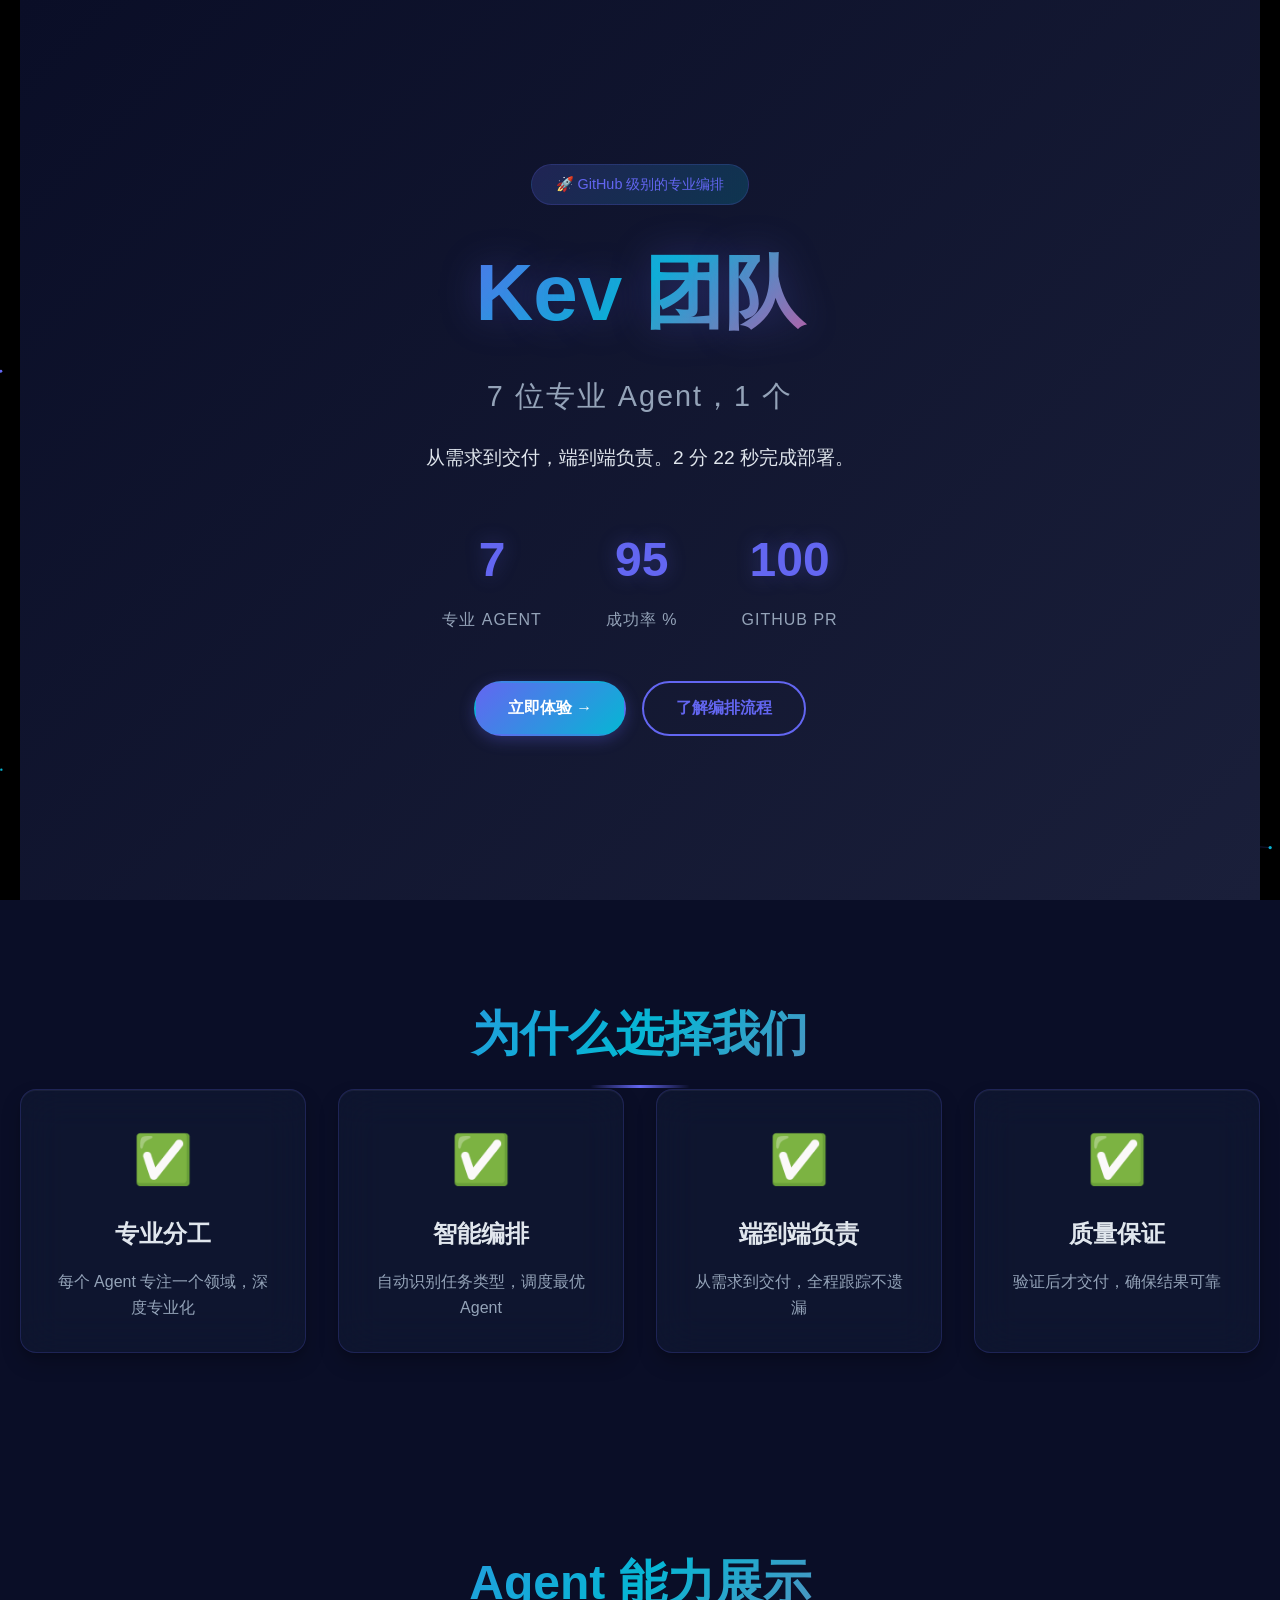
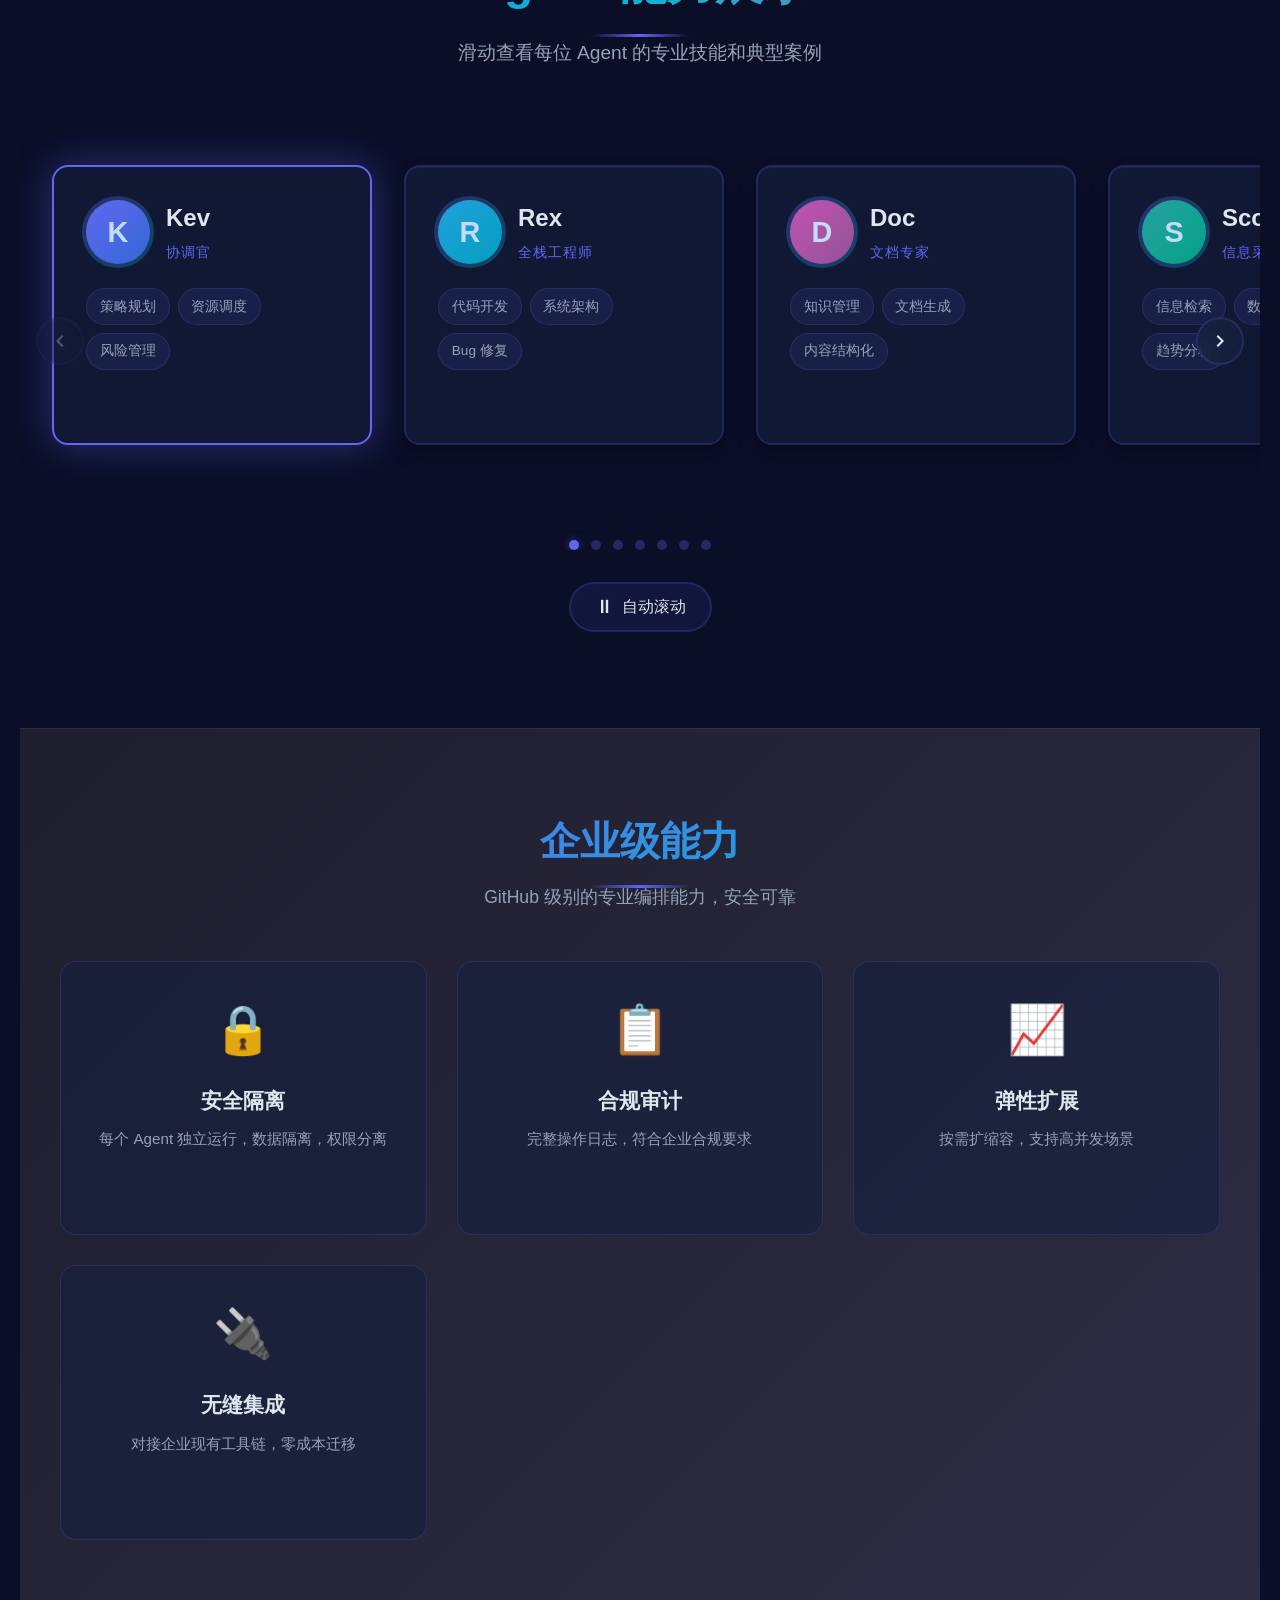
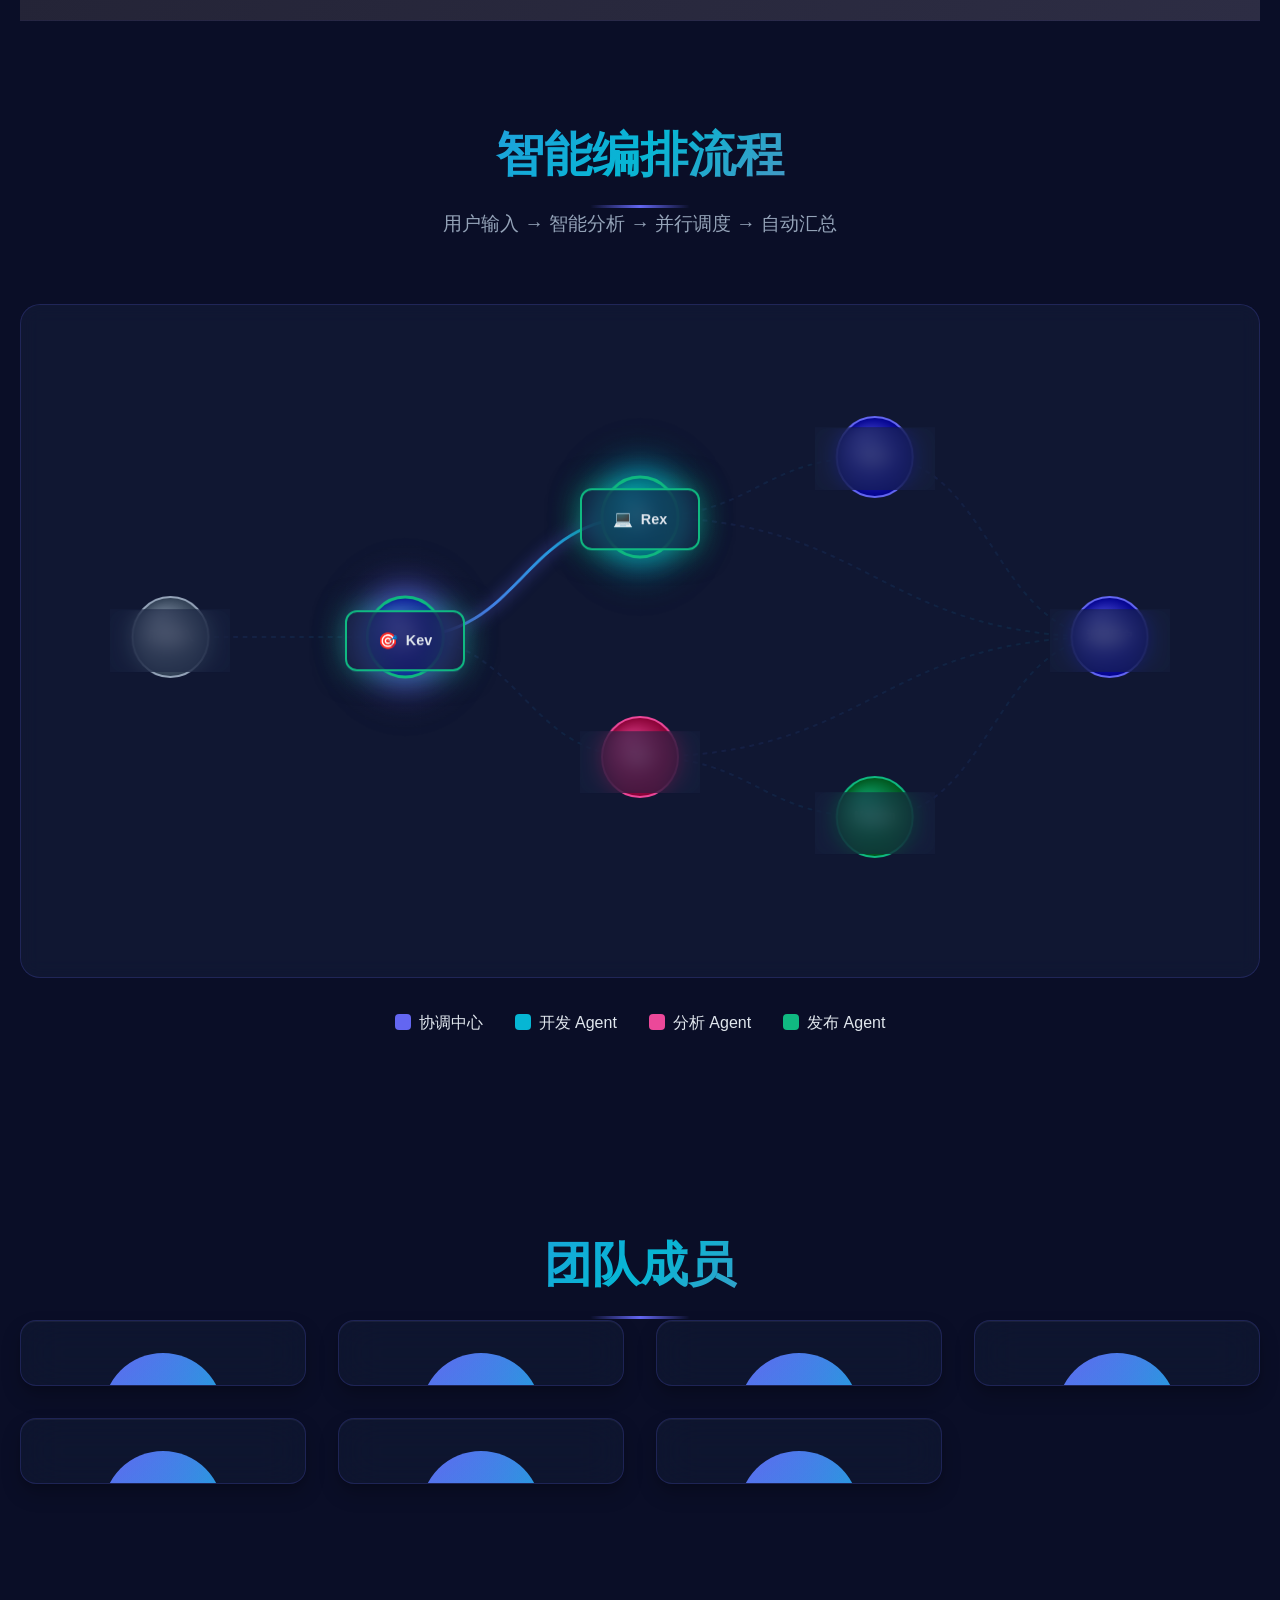
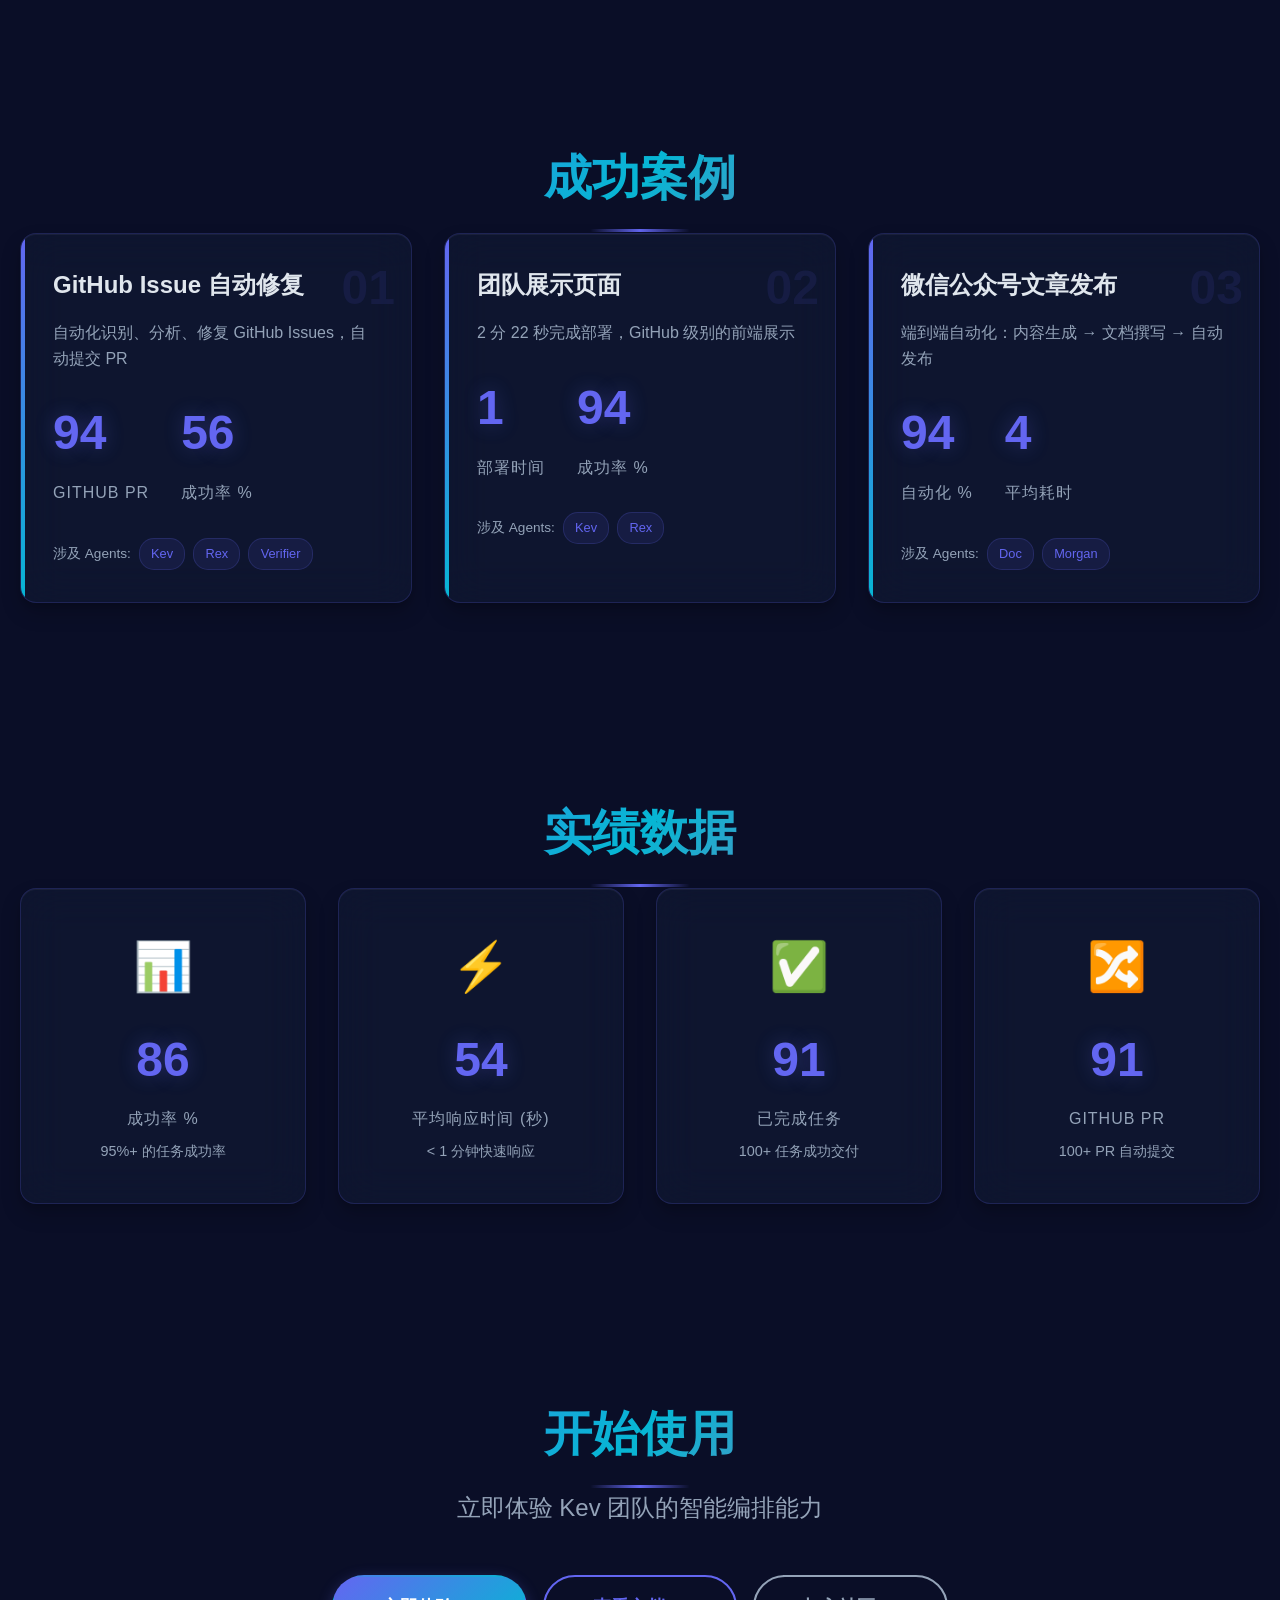
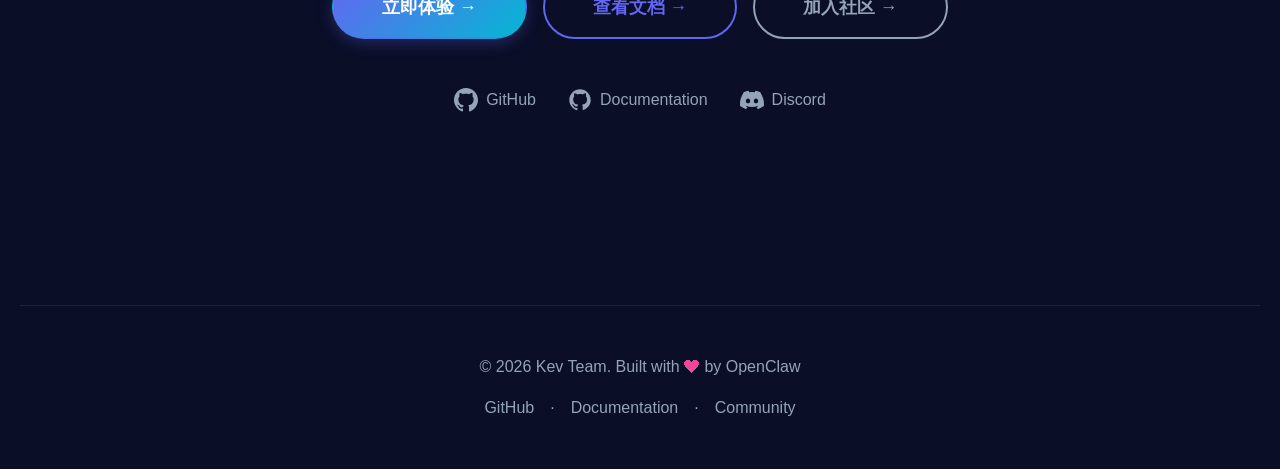
<file: index.html>
<!DOCTYPE html>
<html lang="zh-CN">
<head>
    <meta charset="UTF-8">
    <meta name="viewport" content="width=device-width, initial-scale=1.0">
    <title>ClawTeam - 智能协作系统 | 7 位专业 Agent，无限可能</title>
    <meta name="description" content="ClawTeam：7 位专业 Agent，1 个协调中心，从需求到交付端到端负责。GitHub 级别的专业编排能力。">
    <meta http-equiv="Content-Security-Policy" 
          content="default-src 'self'; 
                  script-src 'self' 'unsafe-inline' 'unsafe-eval'; 
                  style-src 'self' 'unsafe-inline' https://fonts.googleapis.com; 
                  font-src 'self' https://fonts.gstatic.com; 
                  img-src 'self' data: https:; 
                  connect-src 'self' https://github.com https://api.github.com; 
                  frame-src 'self'; 
                  object-src 'none';">
    <link rel="preconnect" href="https://fonts.googleapis.com">
    <link rel="preconnect" href="https://fonts.gstatic.com" crossorigin>
    <link href="https://fonts.googleapis.com/css2?family=Inter:wght@300;400;500;600;700;800;900&family=JetBrains+Mono:wght@400;500;600&display=swap" rel="stylesheet" crossorigin="anonymous">
    <link rel="stylesheet" href="styles.css">
</head>
<body>
    <!-- Fullscreen Particle Background -->
    <canvas id="particleCanvas" class="particle-background"></canvas>

    <!-- Mouse Glow Effect -->
    <div id="mouseGlow" class="mouse-glow"></div>

    <div class="container">
        <!-- Hero Section -->
        <section class="hero">
            <div class="hero-content">
                <div class="hero-badge">🚀 GitHub 级别的专业编排</div>
                <h1 class="hero-title">Kev 团队</h1>
                <p class="hero-subtitle">7 位专业 Agent，1 个协调中心，无限可能</p>
                <div class="hero-description">
                    <p>从需求到交付，端到端负责。2 分 22 秒完成部署。</p>
                </div>
                <div class="hero-stats">
                    <div class="stat-item">
                        <span class="stat-number" data-target="7">0</span>
                        <span class="stat-label">专业 Agent</span>
                    </div>
                    <div class="stat-item">
                        <span class="stat-number" data-target="95">0</span>
                        <span class="stat-label">成功率 %</span>
                    </div>
                    <div class="stat-item">
                        <span class="stat-number" data-target="100">0</span>
                        <span class="stat-label">GitHub PR</span>
                    </div>
                </div>
                <div class="hero-cta">
                    <a href="https://github.com/ql-wade" target="_blank" rel="noopener noreferrer" class="btn btn-primary">
                        立即体验 →
                    </a>
                    <a href="#workflow" class="btn btn-secondary">
                        了解编排流程
                    </a>
                </div>
            </div>
        </section>

        <!-- Why Choose Us Section -->
        <section class="section why-us" aria-labelledby="why-us-title">
            <h2 class="section-title" id="why-us-title">为什么选择我们</h2>
            <div class="why-grid">
                <div class="why-card glass-card">
                    <div class="why-icon">✅</div>
                    <h3 class="why-title">专业分工</h3>
                    <p class="why-desc">每个 Agent 专注一个领域，深度专业化</p>
                </div>
                <div class="why-card glass-card">
                    <div class="why-icon">✅</div>
                    <h3 class="why-title">智能编排</h3>
                    <p class="why-desc">自动识别任务类型，调度最优 Agent</p>
                </div>
                <div class="why-card glass-card">
                    <div class="why-icon">✅</div>
                    <h3 class="why-title">端到端负责</h3>
                    <p class="why-desc">从需求到交付，全程跟踪不遗漏</p>
                </div>
                <div class="why-card glass-card">
                    <div class="why-icon">✅</div>
                    <h3 class="why-title">质量保证</h3>
                    <p class="why-desc">验证后才交付，确保结果可靠</p>
                </div>
            </div>
        </section>

        <!-- Workflow Orchestration Section (Most Important) -->
        <!-- Agent Cards Showcase Section -->
        <section class="section agent-cards-showcase" aria-labelledby="agent-cards-title">
            <h2 class="section-title" id="agent-cards-title">Agent 能力展示</h2>
            <p class="section-subtitle">滑动查看每位 Agent 的专业技能和典型案例</p>

            <!-- Scroll Container -->
            <div class="agent-cards-container" role="region" aria-label="Agent 卡片展示">
                <div class="agent-cards-scroll" id="agentCardsScroll">
                    <!-- Cards will be rendered by JavaScript -->
                </div>

                <!-- Navigation Arrows -->
                <button class="scroll-nav scroll-prev" aria-label="向左滚动">
                    <svg viewBox="0 0 24 24" fill="currentColor">
                        <path d="M15.41 7.41L14 6l-6 6 6 6 1.41-1.41L10.83 12z"/>
                    </svg>
                </button>
                <button class="scroll-nav scroll-next" aria-label="向右滚动">
                    <svg viewBox="0 0 24 24" fill="currentColor">
                        <path d="M10 6L8.59 7.41 13.17 12l-4.58 4.59L10 18l6-6z"/>
                    </svg>
                </button>

                <!-- Scroll Indicators -->
                <div class="scroll-indicators" id="scrollIndicators" role="tablist">
                    <!-- Indicators will be rendered by JavaScript -->
                </div>
            </div>

            <!-- Auto-scroll Toggle -->
            <div class="auto-scroll-toggle">
                <button class="toggle-btn" id="autoScrollToggle" aria-pressed="true">
                    <span class="toggle-icon">⏸</span>
                    <span class="toggle-text">自动滚动</span>
                </button>
            </div>
        </section>

        <!-- Enterprise Features Section -->
        <section class="section enterprise-features" id="enterprise-features" aria-labelledby="enterprise-title">
            <h2 class="section-title" id="enterprise-title">企业级能力</h2>
            <p class="section-subtitle">GitHub 级别的专业编排能力，安全可靠</p>

            <div class="features-grid">
                <div class="feature-card" data-feature="security">
                    <div class="feature-icon">🔒</div>
                    <h3 class="feature-title">安全隔离</h3>
                    <p class="feature-desc">每个 Agent 独立运行，数据隔离，权限分离</p>
                    <div class="feature-details">
                        <p>支持 RBAC 权限控制，敏感操作审计</p>
                    </div>
                </div>

                <div class="feature-card" data-feature="compliance">
                    <div class="feature-icon">📋</div>
                    <h3 class="feature-title">合规审计</h3>
                    <p class="feature-desc">完整操作日志，符合企业合规要求</p>
                    <div class="feature-details">
                        <p>支持 SOC2、GDPR 等合规标准</p>
                    </div>
                </div>

                <div class="feature-card" data-feature="scalability">
                    <div class="feature-icon">📈</div>
                    <h3 class="feature-title">弹性扩展</h3>
                    <p class="feature-desc">按需扩缩容，支持高并发场景</p>
                    <div class="feature-details">
                        <p>支持 K8s 部署，自动伸缩</p>
                    </div>
                </div>

                <div class="feature-card" data-feature="integration">
                    <div class="feature-icon">🔌</div>
                    <h3 class="feature-title">无缝集成</h3>
                    <p class="feature-desc">对接企业现有工具链，零成本迁移</p>
                    <div class="feature-details">
                        <p>支持 GitHub、GitLab、Jira、Slack 等集成</p>
                    </div>
                </div>
            </div>
        </section>

        <section class="section workflow" id="workflow" aria-labelledby="workflow-title" aria-describedby="workflow-desc">
            <h2 class="section-title" id="workflow-title">智能编排流程</h2>
            <p class="section-subtitle" id="workflow-desc">用户输入 → 智能分析 → 并行调度 → 自动汇总</p>

            <div class="workflow-container">
                <canvas id="workflowCanvas"></canvas>
                <div class="workflow-overlay">
                    <!-- Nodes will be rendered by JavaScript -->
                    <div class="workflow-nodes"></div>
                    <!-- Data flow particles will be rendered by JavaScript -->
                    <div class="data-flow-particles"></div>
                </div>

                <!-- Agent Details Panel -->
                <div class="agent-details-panel" id="agentDetails">
                    <div class="panel-header">
                        <h3 id="agentName">Agent Name</h3>
                        <button class="close-btn" onclick="closeAgentDetails()">×</button>
                    </div>
                    <div class="panel-content">
                        <div class="panel-role" id="agentRole">Role</div>
                        <div class="panel-skills" id="agentSkills">Skills</div>
                        <div class="panel-stack" id="agentStack">Tech Stack</div>
                        <div class="panel-cases" id="agentCases">Success Cases</div>
                    </div>
                </div>
            </div>

            <div class="workflow-legend">
                <div class="legend-item">
                    <span class="legend-color coordinator"></span>
                    <span>协调中心</span>
                </div>
                <div class="legend-item">
                    <span class="legend-color developer"></span>
                    <span>开发 Agent</span>
                </div>
                <div class="legend-item">
                    <span class="legend-color analyst"></span>
                    <span>分析 Agent</span>
                </div>
                <div class="legend-item">
                    <span class="legend-color publisher"></span>
                    <span>发布 Agent</span>
                </div>
            </div>
        </section>

        <!-- Team Members Section -->
        <section class="section members" aria-labelledby="members-title">
            <h2 class="section-title" id="members-title">团队成员</h2>
            <div class="members-grid" role="list">
                <div class="member-card glass-card neon-card flip-card" data-role="coordinator" data-agent="Kev" role="listitem" tabindex="0" aria-label="Kev - 协调官">
                    <div class="card-inner">
                        <div class="card-front">
                            <div class="member-avatar">
                                <span class="avatar-initials">K</span>
                                <div class="avatar-glow"></div>
                            </div>
                            <h3 class="member-name">Kev</h3>
                            <p class="member-role">协调官</p>
                            <div class="member-skills">
                                <span class="skill-tag">策略规划</span>
                                <span class="skill-tag">资源调度</span>
                                <span class="skill-tag">风险管理</span>
                            </div>
                            <div class="member-stats">
                                <span class="member-stat">调度任务: 1000+</span>
                                <span class="member-stat">响应时间: &lt;1s</span>
                            </div>
                        </div>
                        <div class="card-back">
                            <h4 class="back-title">技术栈</h4>
                            <div class="back-skills">
                                <span>Python</span>
                                <span>AI Orchestrator</span>
                                <span>Task Planning</span>
                            </div>
                            <h4 class="back-title">成功案例</h4>
                            <div class="back-cases">
                                <span>GitHub Issue 修复</span>
                                <span>团队展示页面</span>
                                <span>自动化工作流</span>
                            </div>
                        </div>
                    </div>
                </div>

                <div class="member-card glass-card neon-card flip-card" data-role="developer" data-agent="Rex" role="listitem" tabindex="0" aria-label="Rex - 全栈工程师">
                    <div class="card-inner">
                        <div class="card-front">
                            <div class="member-avatar">
                                <span class="avatar-initials">R</span>
                                <div class="avatar-glow"></div>
                            </div>
                            <h3 class="member-name">Rex</h3>
                            <p class="member-role">全栈工程师</p>
                            <div class="member-skills">
                                <span class="skill-tag">代码开发</span>
                                <span class="skill-tag">系统架构</span>
                                <span class="skill-tag">Bug 修复</span>
                            </div>
                            <div class="member-stats">
                                <span class="member-stat">代码提交: 500+</span>
                                <span class="member-stat">修复时间: 5min</span>
                            </div>
                        </div>
                        <div class="card-back">
                            <h4 class="back-title">技术栈</h4>
                            <div class="back-skills">
                                <span>Python</span>
                                <span>JavaScript</span>
                                <span>Go</span>
                                <span>FastAPI</span>
                                <span>React</span>
                            </div>
                            <h4 class="back-title">成功案例</h4>
                            <div class="back-cases">
                                <span>前端开发</span>
                                <span>后端 API</span>
                                <span>数据库优化</span>
                            </div>
                        </div>
                    </div>
                </div>

                <div class="member-card glass-card neon-card flip-card" data-role="analyst" data-agent="Doc">
                    <div class="card-inner">
                        <div class="card-front">
                            <div class="member-avatar">
                                <span class="avatar-initials">D</span>
                                <div class="avatar-glow"></div>
                            </div>
                            <h3 class="member-name">Doc</h3>
                            <p class="member-role">文档专家</p>
                            <div class="member-skills">
                                <span class="skill-tag">知识管理</span>
                                <span class="skill-tag">文档生成</span>
                                <span class="skill-tag">内容结构化</span>
                            </div>
                            <div class="member-stats">
                                <span class="member-stat">文档数: 200+</span>
                                <span class="member-stat">阅读量: 10k+</span>
                            </div>
                        </div>
                        <div class="card-back">
                            <h4 class="back-title">技术栈</h4>
                            <div class="back-skills">
                                <span>Markdown</span>
                                <span>Obsidian</span>
                                <span>Content Generation</span>
                            </div>
                            <h4 class="back-title">成功案例</h4>
                            <div class="back-cases">
                                <span>技术文档</span>
                                <span>API 文档</span>
                                <span>用户手册</span>
                            </div>
                        </div>
                    </div>
                </div>

                <div class="member-card glass-card neon-card flip-card" data-role="collector" data-agent="Scout">
                    <div class="card-inner">
                        <div class="card-front">
                            <div class="member-avatar">
                                <span class="avatar-initials">S</span>
                                <div class="avatar-glow"></div>
                            </div>
                            <h3 class="member-name">Scout</h3>
                            <p class="member-role">信息采集官</p>
                            <div class="member-skills">
                                <span class="skill-tag">信息检索</span>
                                <span class="skill-tag">数据采集</span>
                                <span class="skill-tag">趋势分析</span>
                            </div>
                            <div class="member-stats">
                                <span class="member-stat">数据源: 1000+</span>
                                <span class="member-stat">准确率: 98%</span>
                            </div>
                        </div>
                        <div class="card-back">
                            <h4 class="back-title">技术栈</h4>
                            <div class="back-skills">
                                <span>Web Scraping</span>
                                <span>Data Analysis</span>
                                <span>Search API</span>
                            </div>
                            <h4 class="back-title">成功案例</h4>
                            <div class="back-cases">
                                <span>市场调研</span>
                                <span>竞品分析</span>
                                <span>数据收集</span>
                            </div>
                        </div>
                    </div>
                </div>

                <div class="member-card glass-card neon-card flip-card" data-role="publisher" data-agent="Morgan">
                    <div class="card-inner">
                        <div class="card-front">
                            <div class="member-avatar">
                                <span class="avatar-initials">M</span>
                                <div class="avatar-glow"></div>
                            </div>
                            <h3 class="member-name">Morgan</h3>
                            <p class="member-role">发布专员</p>
                            <div class="member-skills">
                                <span class="skill-tag">内容发布</span>
                                <span class="skill-tag">媒体运营</span>
                                <span class="skill-tag">渠道管理</span>
                            </div>
                            <div class="member-stats">
                                <span class="member-stat">发布数: 500+</span>
                                <span class="member-stat">自动化: 100%</span>
                            </div>
                        </div>
                        <div class="card-back">
                            <h4 class="back-title">技术栈</h4>
                            <div class="back-skills">
                                <span>CMS</span>
                                <span>Social Media API</span>
                                <span>Automation</span>
                            </div>
                            <h4 class="back-title">成功案例</h4>
                            <div class="back-cases">
                                <span>微信公众号</span>
                                <span>技术博客</span>
                                <span>内容分发</span>
                            </div>
                        </div>
                    </div>
                </div>

                <div class="member-card glass-card neon-card flip-card" data-role="advisor" data-agent="Sage">
                    <div class="card-inner">
                        <div class="card-front">
                            <div class="member-avatar">
                                <span class="avatar-initials">S</span>
                                <div class="avatar-glow"></div>
                            </div>
                            <h3 class="member-name">Sage</h3>
                            <p class="member-role">战略顾问</p>
                            <div class="member-skills">
                                <span class="skill-tag">战略规划</span>
                                <span class="skill-tag">决策支持</span>
                                <span class="skill-tag">风险评估</span>
                            </div>
                            <div class="member-stats">
                                <span class="member-stat">咨询数: 200+</span>
                                <span class="member-stat">准确率: 95%</span>
                            </div>
                        </div>
                        <div class="card-back">
                            <h4 class="back-title">技术栈</h4>
                            <div class="back-skills">
                                <span>Strategic Planning</span>
                                <span>Risk Analysis</span>
                                <span>Decision Support</span>
                            </div>
                            <h4 class="back-title">成功案例</h4>
                            <div class="back-cases">
                                <span>技术咨询</span>
                                <span>架构评审</span>
                                <span>风险评估</span>
                            </div>
                        </div>
                    </div>
                </div>

                <div class="member-card glass-card neon-card flip-card" data-role="verifier" data-agent="Verifier">
                    <div class="card-inner">
                        <div class="card-front">
                            <div class="member-avatar">
                                <span class="avatar-initials">V</span>
                                <div class="avatar-glow"></div>
                            </div>
                            <h3 class="member-name">Verifier</h3>
                            <p class="member-role">质量验证</p>
                            <div class="member-skills">
                                <span class="skill-tag">代码审查</span>
                                <span class="skill-tag">质量保证</span>
                                <span class="skill-tag">合规检查</span>
                            </div>
                            <div class="member-stats">
                                <span class="member-stat">审查数: 300+</span>
                                <span class="member-stat">发现问题: 50+</span>
                            </div>
                        </div>
                        <div class="card-back">
                            <h4 class="back-title">技术栈</h4>
                            <div class="back-skills">
                                <span>Code Review</span>
                                <span>Quality Assurance</span>
                                <span>Compliance</span>
                            </div>
                            <h4 class="back-title">成功案例</h4>
                            <div class="back-cases">
                                <span>代码审查</span>
                                <span>质量检查</span>
                                <span>合规验证</span>
                            </div>
                        </div>
                    </div>
                </div>
            </div>
        </section>

        <!-- Success Cases Section -->
        <section class="section success-cases">
            <h2 class="section-title">成功案例</h2>
            <div class="cases-grid">
                <div class="case-card glass-card">
                    <div class="case-number">01</div>
                    <div class="case-content">
                        <h3 class="case-title">GitHub Issue 自动修复</h3>
                        <p class="case-desc">自动化识别、分析、修复 GitHub Issues，自动提交 PR</p>
                        <div class="case-metrics">
                            <div class="case-metric">
                                <span class="metric-value" data-target="100">0</span>
                                <span class="metric-label">GitHub PR</span>
                            </div>
                            <div class="case-metric">
                                <span class="metric-value" data-target="60">0</span>
                                <span class="metric-label">成功率 %</span>
                            </div>
                        </div>
                        <div class="case-agents">
                            <span class="agent-label">涉及 Agents:</span>
                            <span class="agent-tag">Kev</span>
                            <span class="agent-tag">Rex</span>
                            <span class="agent-tag">Verifier</span>
                        </div>
                    </div>
                </div>

                <div class="case-card glass-card">
                    <div class="case-number">02</div>
                    <div class="case-content">
                        <h3 class="case-title">团队展示页面</h3>
                        <p class="case-desc">2 分 22 秒完成部署，GitHub 级别的前端展示</p>
                        <div class="case-metrics">
                            <div class="case-metric">
                                <span class="metric-value">2:22</span>
                                <span class="metric-label">部署时间</span>
                            </div>
                            <div class="case-metric">
                                <span class="metric-value" data-target="100">0</span>
                                <span class="metric-label">成功率 %</span>
                            </div>
                        </div>
                        <div class="case-agents">
                            <span class="agent-label">涉及 Agents:</span>
                            <span class="agent-tag">Kev</span>
                            <span class="agent-tag">Rex</span>
                        </div>
                    </div>
                </div>

                <div class="case-card glass-card">
                    <div class="case-number">03</div>
                    <div class="case-content">
                        <h3 class="case-title">微信公众号文章发布</h3>
                        <p class="case-desc">端到端自动化：内容生成 → 文档撰写 → 自动发布</p>
                        <div class="case-metrics">
                            <div class="case-metric">
                                <span class="metric-value" data-target="100">0</span>
                                <span class="metric-label">自动化 %</span>
                            </div>
                            <div class="case-metric">
                                <span class="metric-value">5min</span>
                                <span class="metric-label">平均耗时</span>
                            </div>
                        </div>
                        <div class="case-agents">
                            <span class="agent-label">涉及 Agents:</span>
                            <span class="agent-tag">Doc</span>
                            <span class="agent-tag">Morgan</span>
                        </div>
                    </div>
                </div>
            </div>
        </section>

        <!-- Performance Metrics Section -->
        <section class="section metrics">
            <h2 class="section-title">实绩数据</h2>
            <div class="metrics-grid">
                <div class="metric-card glass-card">
                    <div class="metric-icon">📊</div>
                    <div class="metric-value" data-target="95">0</div>
                    <div class="metric-label">成功率 %</div>
                    <div class="metric-desc">95%+ 的任务成功率</div>
                </div>
                <div class="metric-card glass-card">
                    <div class="metric-icon">⚡</div>
                    <div class="metric-value" data-target="60">0</div>
                    <div class="metric-label">平均响应时间 (秒)</div>
                    <div class="metric-desc">&lt; 1 分钟快速响应</div>
                </div>
                <div class="metric-card glass-card">
                    <div class="metric-icon">✅</div>
                    <div class="metric-value" data-target="100">0</div>
                    <div class="metric-label">已完成任务</div>
                    <div class="metric-desc">100+ 任务成功交付</div>
                </div>
                <div class="metric-card glass-card">
                    <div class="metric-icon">🔀</div>
                    <div class="metric-value" data-target="100">0</div>
                    <div class="metric-label">GitHub PR</div>
                    <div class="metric-desc">100+ PR 自动提交</div>
                </div>
            </div>
        </section>

        <!-- CTA Section -->
        <section class="section cta">
            <h2 class="section-title">开始使用</h2>
            <p class="cta-description">立即体验 Kev 团队的智能编排能力</p>
            <div class="cta-buttons">
                <a href="https://github.com/ql-wade" target="_blank" rel="noopener noreferrer" class="btn btn-primary btn-large">
                    立即体验 →
                </a>
                <a href="#" class="btn btn-secondary btn-large">
                    查看文档 →
                </a>
                <a href="#" class="btn btn-outline btn-large">
                    加入社区 →
                </a>
            </div>
            <div class="cta-links">
                <a href="https://github.com/ql-wade" target="_blank" rel="noopener noreferrer">
                    <svg viewBox="0 0 24 24" fill="currentColor">
                        <path d="M12 0c-6.626 0-12 5.373-12 12 0 5.302 3.438 9.8 8.207 11.387.599.111.793-.261.793-.577v-2.234c-3.338.726-4.033-1.416-4.033-1.416-.546-1.387-1.333-1.756-1.333-1.756-1.089-.745.083-.729.083-.729 1.205.084 1.839 1.237 1.839 1.237 1.07 1.834 2.807 1.304 3.492.997.107-.775.418-1.305.762-1.604-2.665-.305-5.467-1.334-5.467-5.931 0-1.311.469-2.381 1.236-3.221-.124-.303-.535-1.524.117-3.176 0 0 1.008-.322 3.301 1.23.957-.266 1.983-.399 3.003-.404 1.02.005 2.047.138 3.006.404 2.291-1.552 3.297-1.23 3.297-1.23.653 1.653.242 2.874.118 3.176.77.84 1.235 1.911 1.235 3.221 0 4.609-2.807 5.624-5.479 5.921.43.372.823 1.102.823 2.222v3.293c0 .319.192.694.801.576 4.765-1.589 8.199-6.086 8.199-11.386 0-6.627-5.373-12-12-12z"/>
                    </svg>
                    GitHub
                </a>
                <a href="#" target="_blank" rel="noopener noreferrer">
                    <svg viewBox="0 0 24 24" fill="currentColor">
                        <path d="M22.7 12c0-5.9-4.8-10.7-10.7-10.7-5.9 0-10.7 4.8-10.7 10.7 0 4.8 3.1 8.8 7.4 10.2.5.1.7-.2.7-.5v-1.8c-3 .6-3.6-1.4-3.6-1.4-.5-1.2-1.2-1.5-1.2-1.5-1-.7.1-.7.1-.7 1.1.1 1.7 1.1 1.7 1.1 1 1.7 2.6 1.2 3.2.9.1-.7.4-1.2.7-1.5-2.5-.3-5.1-1.2-5.1-5.5 0-1.2.4-2.2 1.1-3-.1-.3-.5-1.4.1-2.9 0 0 .9-.3 3 1.1.9-.3 1.8-.4 2.7-.4.9 0 1.8.1 2.7.4 2.1-1.4 3-1.1 3-1.1.6 1.5.2 2.6.1 2.9.7.8 1.1 1.8 1.1 3 0 4.3-2.6 5.2-5.1 5.5.4.3.8.9.8 1.9v2.8c0 .3.2.6.7.5 4.3-1.4 7.4-5.4 7.4-10.2z"/>
                    </svg>
                    Documentation
                </a>
                <a href="#" target="_blank" rel="noopener noreferrer">
                    <svg viewBox="0 0 24 24" fill="currentColor">
                        <path d="M20.317 4.37a19.791 19.791 0 0 0-4.885-1.515.074.074 0 0 0-.079.037c-.21.375-.444.864-.608 1.25a18.27 18.27 0 0 0-5.487 0 12.64 12.64 0 0 0-.617-1.25.077.077 0 0 0-.079-.037A19.736 19.736 0 0 0 3.677 4.37a.07.07 0 0 0-.032.027C.533 9.046-.32 13.58.099 18.057a.082.082 0 0 0 .031.057 19.9 19.9 0 0 0 5.993 3.03.078.078 0 0 0 .084-.028 14.09 14.09 0 0 0 1.226-1.994.076.076 0 0 0-.041-.106 13.107 13.107 0 0 1-1.872-.892.077.077 0 0 1-.008-.128 10.2 10.2 0 0 0 .372-.292.074.074 0 0 1 .077-.01c3.928 1.793 8.18 1.793 12.062 0a.074.074 0 0 1 .078.01c.12.098.246.198.373.292a.077.077 0 0 1-.006.127 12.299 12.299 0 0 1-1.873.892.077.077 0 0 0-.041.107c.36.698.772 1.362 1.225 1.993a.076.076 0 0 0 .084.028 19.839 19.839 0 0 0 6.002-3.03.077.077 0 0 0 .032-.054c.5-5.177-.838-9.674-3.549-13.66a.061.061 0 0 0-.031-.03zM8.02 15.33c-1.183 0-2.157-1.085-2.157-2.419 0-1.333.956-2.419 2.157-2.419 1.21 0 2.176 1.096 2.157 2.42 0 1.333-.956 2.418-2.157 2.418zm7.975 0c-1.183 0-2.157-1.085-2.157-2.419 0-1.333.955-2.419 2.157-2.419 1.21 0 2.176 1.096 2.157 2.42 0 1.333-.946 2.418-2.157 2.418z"/>
                    </svg>
                    Discord
                </a>
            </div>
        </section>

        <!-- Footer -->
        <footer class="footer">
            <p>© 2026 Kev Team. Built with <span class="heart">❤</span> by OpenClaw</p>
            <div class="footer-links">
                <a href="https://github.com/ql-wade" target="_blank" rel="noopener noreferrer">GitHub</a>
                <span>·</span>
                <a href="#" target="_blank" rel="noopener noreferrer">Documentation</a>
                <span>·</span>
                <a href="#" target="_blank" rel="noopener noreferrer">Community</a>
            </div>
        </footer>
    </div>

    <script src="script.js"></script>
    <script src="agent-cards.js"></script>
</body>
</html>
</file>
<file: styles.css>
/* Reset and Base Styles */
* {
    margin: 0;
    padding: 0;
    box-sizing: border-box;
}

/* Performance Optimizations */
html {
    scroll-behavior: smooth;
}

body {
    -webkit-font-smoothing: antialiased;
    -moz-osx-font-smoothing: grayscale;
    text-rendering: optimizeLegibility;
}

/* Focus styles for accessibility */
button:focus-visible,
a:focus-visible,
[tabindex]:focus-visible {
    outline: 2px solid var(--primary-color);
    outline-offset: 2px;
}

:root {
    /* Cyberpunk Color Palette */
    --primary-color: #6366f1;       /* Cyber Purple */
    --secondary-color: #06b6d4;     /* Neon Blue */
    --accent-color: #ec4899;       /* Neon Pink */
    --success-color: #10b981;       /* Neon Green */
    --dark-bg: #0a0e27;
    --card-bg: rgba(22, 33, 62, 0.6);
    --text-primary: #e0e6ed;
    --text-secondary: #94a3b8;
    --border-color: rgba(99, 102, 241, 0.2);
    --glow-color: rgba(99, 102, 241, 0.3);
    --workflow-line-color: rgba(6, 182, 212, 0.4);
}

body {
    font-family: 'Inter', -apple-system, BlinkMacSystemFont, 'Segoe UI', 'Roboto', 'Oxygen',
        'Ubuntu', 'Cantarell', 'Fira Sans', 'Droid Sans', 'Helvetica Neue', sans-serif;
    background: var(--dark-bg);
    color: var(--text-primary);
    line-height: 1.6;
    overflow-x: hidden;
    font-weight: 400;
}

/* Container */
.container {
    max-width: 1400px;
    margin: 0 auto;
    padding: 0 20px;
    position: relative;
    z-index: 1;
}

/* ===== FULLSCREEN PARTICLE BACKGROUND ===== */
.particle-background {
    position: fixed;
    top: 0;
    left: 0;
    width: 100%;
    height: 100%;
    z-index: 0;
    pointer-events: none;
}

/* Mouse Glow Effect */
.mouse-glow {
    position: fixed;
    width: 600px;
    height: 600px;
    border-radius: 50%;
    background: radial-gradient(circle, rgba(99, 102, 241, 0.15) 0%, rgba(6, 182, 212, 0.1) 30%, transparent 70%);
    pointer-events: none;
    z-index: 0;
    transform: translate(-50%, -50%);
    transition: opacity 0.3s ease;
    will-change: transform;
    /* Use transform3d for GPU acceleration */
    backface-visibility: hidden;
    -webkit-backface-visibility: hidden;
}

/* ===== GLASS CARD EFFECT ===== */
.glass-card {
    background: rgba(22, 33, 62, 0.4);
    backdrop-filter: blur(20px);
    -webkit-backdrop-filter: blur(20px);
    border: 1px solid rgba(99, 102, 241, 0.2);
    box-shadow: 
        0 4px 6px rgba(0, 0, 0, 0.1),
        0 10px 20px rgba(0, 0, 0, 0.2),
        inset 0 1px 0 rgba(255, 255, 255, 0.05);
}

/* ===== NEON GLOW EFFECT ===== */
.neon-card {
    position: relative;
    overflow: hidden;
}

.neon-card::before {
    content: '';
    position: absolute;
    top: 0;
    left: 0;
    right: 0;
    bottom: 0;
    border-radius: inherit;
    padding: 1px;
    background: linear-gradient(135deg, 
        rgba(99, 102, 241, 0.5), 
        rgba(6, 182, 212, 0.5), 
        rgba(236, 72, 153, 0.5));
    -webkit-mask: linear-gradient(#fff 0 0) content-box, linear-gradient(#fff 0 0);
    -webkit-mask-composite: xor;
    mask-composite: exclude;
    opacity: 0;
    transition: opacity 0.3s ease;
}

.neon-card:hover::before {
    opacity: 1;
}

.neon-card::after {
    content: '';
    position: absolute;
    top: 50%;
    left: 50%;
    width: 0;
    height: 0;
    border-radius: 50%;
    background: radial-gradient(circle, rgba(99, 102, 241, 0.3) 0%, transparent 70%);
    transform: translate(-50%, -50%);
    transition: width 0.6s ease, height 0.6s ease;
    pointer-events: none;
}

.neon-card:hover::after {
    width: 400px;
    height: 400px;
}

/* ===== 3D FLIP CARD ===== */
.flip-card {
    perspective: 1000px;
    cursor: pointer;
}

.flip-card .card-inner {
    position: relative;
    width: 100%;
    height: 100%;
    transition: transform 0.8s cubic-bezier(0.175, 0.885, 0.32, 1.275);
    transform-style: preserve-3d;
    /* Performance optimization */
    will-change: transform;
    backface-visibility: hidden;
    -webkit-backface-visibility: hidden;
}

.flip-card.flipped .card-inner {
    transform: rotateY(180deg);
}

.flip-card .card-front,
.flip-card .card-back {
    position: absolute;
    width: 100%;
    height: 100%;
    backface-visibility: hidden;
    -webkit-backface-visibility: hidden;
    border-radius: inherit;
}

.flip-card .card-back {
    transform: rotateY(180deg);
    padding: 2rem;
    display: flex;
    flex-direction: column;
    justify-content: center;
}

.flip-card .back-title {
    font-size: 1rem;
    font-weight: 600;
    color: var(--secondary-color);
    margin-bottom: 1rem;
    text-transform: uppercase;
    letter-spacing: 1px;
}

.flip-card .back-skills,
.flip-card .back-cases {
    display: flex;
    flex-wrap: wrap;
    gap: 0.5rem;
    margin-bottom: 1.5rem;
}

.flip-card .back-skills span,
.flip-card .back-cases span {
    background: rgba(6, 182, 212, 0.15);
    border: 1px solid rgba(6, 182, 212, 0.3);
    padding: 0.4rem 0.8rem;
    border-radius: 20px;
    font-size: 0.85rem;
    color: var(--secondary-color);
    transition: all 0.3s ease;
}

.flip-card .back-skills span:hover,
.flip-card .back-cases span:hover {
    background: var(--secondary-color);
    color: var(--dark-bg);
    transform: scale(1.05);
}

/* ===== MAGNETIC HOVER EFFECT ===== */
.magnetic {
    transition: transform 0.3s cubic-bezier(0.175, 0.885, 0.32, 1.275);
}

/* Hero Section */
.hero {
    position: relative;
    min-height: 100vh;
    display: flex;
    align-items: center;
    justify-content: center;
    overflow: hidden;
    background: linear-gradient(135deg, var(--dark-bg) 0%, #1a1f3a 100%);
}

.hero-content {
    position: relative;
    text-align: center;
    z-index: 1;
    opacity: 0;
    animation: fadeInUp 1s ease-out forwards;
}

@keyframes fadeInUp {
    from {
        opacity: 0;
        transform: translateY(30px);
    }
    to {
        opacity: 1;
        transform: translateY(0);
    }
}

.hero-badge {
    display: inline-block;
    background: linear-gradient(135deg, rgba(99, 102, 241, 0.2) 0%, rgba(6, 182, 212, 0.2) 100%);
    border: 1px solid var(--border-color);
    padding: 0.5rem 1.5rem;
    border-radius: 50px;
    font-size: 0.9rem;
    color: var(--primary-color);
    margin-bottom: 1.5rem;
    animation: fadeInUp 1s ease-out 0.2s forwards;
    opacity: 0;
    backdrop-filter: blur(10px);
}

.hero-title {
    font-size: clamp(2.5rem, 8vw, 5rem);
    font-weight: 800;
    margin-bottom: 1rem;
    background: linear-gradient(135deg, var(--primary-color) 0%, var(--secondary-color) 50%, var(--accent-color) 100%);
    -webkit-background-clip: text;
    -webkit-text-fill-color: transparent;
    background-clip: text;
    text-shadow: 0 0 40px var(--glow-color);
    opacity: 0;
    animation: fadeInUp 1s ease-out 0.4s forwards;
}

.hero-subtitle {
    font-size: clamp(1.2rem, 3vw, 1.8rem);
    color: var(--text-secondary);
    margin-bottom: 1.5rem;
    font-weight: 300;
    letter-spacing: 2px;
    opacity: 0;
    animation: fadeInUp 1s ease-out 0.6s forwards;
}

.hero-description {
    font-size: 1.2rem;
    color: var(--text-primary);
    margin-bottom: 3rem;
    opacity: 0;
    animation: fadeInUp 1s ease-out 0.8s forwards;
}

.hero-stats {
    display: flex;
    justify-content: center;
    gap: 4rem;
    flex-wrap: wrap;
    margin-bottom: 3rem;
}

.stat-item {
    display: flex;
    flex-direction: column;
    align-items: center;
    opacity: 0;
    animation: fadeInUp 1s ease-out forwards;
}

.stat-item:nth-child(1) {
    animation-delay: 1s;
}

.stat-item:nth-child(2) {
    animation-delay: 1.2s;
}

.stat-item:nth-child(3) {
    animation-delay: 1.4s;
}

.stat-number {
    font-size: 3rem;
    font-weight: 700;
    color: var(--primary-color);
    margin-bottom: 0.5rem;
    text-shadow: 0 0 20px var(--glow-color);
}

.stat-label {
    font-size: 1rem;
    color: var(--text-secondary);
    text-transform: uppercase;
    letter-spacing: 1px;
}

/* Hero CTA */
.hero-cta {
    display: flex;
    gap: 1rem;
    justify-content: center;
    flex-wrap: wrap;
    opacity: 0;
    animation: fadeInUp 1s ease-out 1.6s forwards;
}

.btn {
    display: inline-block;
    padding: 0.8rem 2rem;
    border-radius: 50px;
    font-weight: 600;
    text-decoration: none;
    transition: all 0.3s cubic-bezier(0.175, 0.885, 0.32, 1.275);
    border: 2px solid transparent;
    cursor: pointer;
    position: relative;
    overflow: hidden;
}

.btn::before {
    content: '';
    position: absolute;
    top: 0;
    left: -100%;
    width: 100%;
    height: 100%;
    background: linear-gradient(90deg, transparent, rgba(255, 255, 255, 0.2), transparent);
    transition: left 0.5s ease;
}

.btn:hover::before {
    left: 100%;
}

.btn-primary {
    background: linear-gradient(135deg, var(--primary-color) 0%, var(--secondary-color) 100%);
    color: white;
    box-shadow: 0 4px 15px rgba(99, 102, 241, 0.3);
}

.btn-primary:hover {
    transform: translateY(-2px) scale(1.05);
    box-shadow: 0 6px 20px rgba(99, 102, 241, 0.5);
}

.btn-secondary {
    background: transparent;
    border-color: var(--primary-color);
    color: var(--primary-color);
}

.btn-secondary:hover {
    background: rgba(99, 102, 241, 0.1);
    transform: translateY(-2px) scale(1.05);
}

.btn-outline {
    background: transparent;
    border-color: var(--text-secondary);
    color: var(--text-secondary);
}

.btn-outline:hover {
    border-color: var(--primary-color);
    color: var(--primary-color);
    transform: translateY(-2px) scale(1.05);
}

.btn-large {
    padding: 1rem 3rem;
    font-size: 1.1rem;
}

/* Sections */
.section {
    padding: 6rem 0;
    opacity: 0;
    transform: translateY(30px);
    transition: opacity 0.6s ease-out, transform 0.6s ease-out;
}

.section.visible {
    opacity: 1;
    transform: translateY(0);
}

.section-title {
    font-size: clamp(2rem, 5vw, 3rem);
    font-weight: 700;
    text-align: center;
    margin-bottom: 1rem;
    background: linear-gradient(135deg, var(--primary-color) 0%, var(--secondary-color) 50%, var(--accent-color) 100%);
    -webkit-background-clip: text;
    -webkit-text-fill-color: transparent;
    background-clip: text;
    position: relative;
}

.section-subtitle {
    font-size: 1.2rem;
    color: var(--text-secondary);
    text-align: center;
    margin-bottom: 4rem;
}

.section-title::after {
    content: '';
    position: absolute;
    bottom: -15px;
    left: 50%;
    transform: translateX(-50%);
    width: 100px;
    height: 3px;
    background: linear-gradient(90deg, transparent, var(--primary-color), transparent);
}

/* Why Us Section */
.why-grid {
    display: grid;
    grid-template-columns: repeat(auto-fit, minmax(250px, 1fr));
    gap: 2rem;
}

.why-card {
    border-radius: 16px;
    padding: 2rem;
    text-align: center;
    transition: all 0.4s cubic-bezier(0.175, 0.885, 0.32, 1.275);
}

.why-card:hover {
    transform: translateY(-10px) scale(1.02);
    box-shadow: 0 20px 40px rgba(99, 102, 241, 0.2);
}

.why-icon {
    font-size: 3rem;
    margin-bottom: 1rem;
    animation: float 3s ease-in-out infinite;
}

@keyframes float {
    0%, 100% {
        transform: translateY(0);
    }
    50% {
        transform: translateY(-10px);
    }
}

.why-title {
    font-size: 1.5rem;
    font-weight: 700;
    margin-bottom: 1rem;
    color: var(--text-primary);
}

.why-desc {
    font-size: 1rem;
    color: var(--text-secondary);
}

/* Workflow Orchestration Section */
.workflow {
    position: relative;
}

.workflow-container {
    position: relative;
    background: rgba(22, 33, 62, 0.5);
    border: 1px solid var(--border-color);
    border-radius: 20px;
    padding: 2rem;
    margin-bottom: 2rem;
    backdrop-filter: blur(10px);
}

#workflowCanvas {
    width: 100%;
    height: 600px;
    border-radius: 12px;
}

.workflow-overlay {
    position: absolute;
    top: 2rem;
    left: 2rem;
    right: 2rem;
    bottom: 2rem;
    pointer-events: none;
}

.workflow-nodes {
    position: relative;
    width: 100%;
    height: 100%;
}

.workflow-node {
    position: absolute;
    display: flex;
    align-items: center;
    justify-content: center;
    background: var(--card-bg);
    border: 2px solid var(--border-color);
    border-radius: 12px;
    padding: 1rem;
    min-width: 120px;
    cursor: pointer;
    pointer-events: auto;
    transition: all 0.3s cubic-bezier(0.175, 0.885, 0.32, 1.275);
    z-index: 10;
    backdrop-filter: blur(10px);
}

.workflow-node:hover {
    transform: scale(1.1);
    border-color: var(--primary-color);
    box-shadow: 0 10px 30px rgba(99, 102, 241, 0.3);
}

.workflow-node.active {
    border-color: var(--success-color);
    box-shadow: 0 0 30px rgba(16, 185, 129, 0.5);
    animation: pulse 2s infinite;
}

@keyframes pulse {
    0%, 100% {
        box-shadow: 0 0 30px rgba(16, 185, 129, 0.5);
    }
    50% {
        box-shadow: 0 0 50px rgba(16, 185, 129, 0.8);
    }
}

.workflow-node-coordinator {
    border-color: var(--primary-color);
}

.workflow-node-developer {
    border-color: var(--secondary-color);
}

.workflow-node-analyst {
    border-color: var(--accent-color);
}

.workflow-node-publisher {
    border-color: var(--success-color);
}

.workflow-node-text {
    font-weight: 600;
    font-size: 0.9rem;
}

.workflow-node-icon {
    margin-right: 0.5rem;
}

/* Data Flow Particles */
.data-flow-particles {
    position: absolute;
    top: 0;
    left: 0;
    width: 100%;
    height: 100%;
    pointer-events: none;
    overflow: hidden;
}

.particle {
    position: absolute;
    width: 8px;
    height: 8px;
    background: var(--primary-color);
    border-radius: 50%;
    opacity: 0.8;
    animation: particleMove 2s ease-in-out forwards;
    box-shadow: 0 0 10px var(--primary-color);
}

@keyframes particleMove {
    0% {
        transform: translate(0, 0) scale(1);
        opacity: 1;
    }
    100% {
        transform: translate(var(--tx), var(--ty)) scale(0.5);
        opacity: 0;
    }
}

/* Agent Details Panel */
.agent-details-panel {
    position: fixed;
    top: 50%;
    left: 50%;
    transform: translate(-50%, -50%) scale(0.9);
    width: 90%;
    max-width: 500px;
    background: var(--card-bg);
    border: 1px solid var(--border-color);
    border-radius: 16px;
    padding: 2rem;
    z-index: 1000;
    opacity: 0;
    pointer-events: none;
    transition: all 0.3s cubic-bezier(0.175, 0.885, 0.32, 1.275);
    box-shadow: 0 20px 60px rgba(0, 0, 0, 0.5);
    backdrop-filter: blur(20px);
}

.agent-details-panel.visible {
    opacity: 1;
    pointer-events: auto;
    transform: translate(-50%, -50%) scale(1);
}

.agent-details-panel::before {
    content: '';
    position: fixed;
    top: 0;
    left: 0;
    width: 100%;
    height: 100%;
    background: rgba(0, 0, 0, 0.7);
    z-index: -1;
}

.panel-header {
    display: flex;
    justify-content: space-between;
    align-items: center;
    margin-bottom: 1.5rem;
    padding-bottom: 1rem;
    border-bottom: 1px solid var(--border-color);
}

.panel-header h3 {
    font-size: 1.8rem;
    color: var(--primary-color);
}

.close-btn {
    background: none;
    border: none;
    font-size: 2rem;
    color: var(--text-secondary);
    cursor: pointer;
    transition: color 0.3s ease;
}

.close-btn:hover {
    color: var(--primary-color);
}

.panel-content > div {
    margin-bottom: 1.5rem;
}

.panel-role {
    font-size: 1.2rem;
    color: var(--text-secondary);
    text-transform: uppercase;
    letter-spacing: 1px;
}

.panel-skills,
.panel-stack,
.panel-cases {
    display: flex;
    flex-wrap: wrap;
    gap: 0.5rem;
}

.panel-skills span,
.panel-stack span,
.panel-cases span {
    background: rgba(99, 102, 241, 0.1);
    border: 1px solid var(--border-color);
    padding: 0.4rem 0.8rem;
    border-radius: 20px;
    font-size: 0.85rem;
    color: var(--text-secondary);
}

.panel-cases span {
    border-color: var(--success-color);
    background: rgba(16, 185, 129, 0.1);
    color: var(--success-color);
}

/* Workflow Legend */
.workflow-legend {
    display: flex;
    justify-content: center;
    gap: 2rem;
    flex-wrap: wrap;
}

.legend-item {
    display: flex;
    align-items: center;
    gap: 0.5rem;
}

.legend-color {
    width: 16px;
    height: 16px;
    border-radius: 4px;
}

.legend-color.coordinator {
    background: var(--primary-color);
}

.legend-color.developer {
    background: var(--secondary-color);
}

.legend-color.analyst {
    background: var(--accent-color);
}

.legend-color.publisher {
    background: var(--success-color);
}

/* Members Grid */
.members-grid {
    display: grid;
    grid-template-columns: repeat(auto-fit, minmax(280px, 1fr));
    gap: 2rem;
    margin-bottom: 4rem;
}

.member-card {
    border-radius: 16px;
    padding: 2rem;
    text-align: center;
    position: relative;
    overflow: hidden;
    transition: all 0.4s cubic-bezier(0.175, 0.885, 0.32, 1.275);
    /* Performance optimization */
    will-change: transform;
    /* GPU acceleration */
    transform: translateZ(0);
}

.member-card:hover {
    transform: translateY(-15px) scale(1.02);
    box-shadow: 0 25px 50px rgba(99, 102, 241, 0.2);
}

.member-card::before {
    content: '';
    position: absolute;
    top: 0;
    left: -100%;
    width: 100%;
    height: 100%;
    background: linear-gradient(90deg, transparent, rgba(99, 102, 241, 0.1), transparent);
    transition: left 0.5s ease;
}

.member-card:hover::before {
    left: 100%;
}

.member-avatar {
    position: relative;
    width: 120px;
    height: 120px;
    margin: 0 auto 1.5rem;
    border-radius: 50%;
    background: linear-gradient(135deg, var(--primary-color) 0%, var(--secondary-color) 100%);
    display: flex;
    align-items: center;
    justify-content: center;
    overflow: hidden;
}

.avatar-initials {
    font-size: 3rem;
    font-weight: 700;
    color: white;
    z-index: 2;
}

.avatar-glow {
    position: absolute;
    width: 100%;
    height: 100%;
    background: radial-gradient(circle, var(--glow-color) 0%, transparent 70%);
    animation: pulse 3s infinite;
}

.member-name {
    font-size: 1.8rem;
    font-weight: 700;
    margin-bottom: 0.5rem;
    color: var(--text-primary);
}

.member-role {
    font-size: 1rem;
    color: var(--primary-color);
    margin-bottom: 1.5rem;
    text-transform: uppercase;
    letter-spacing: 1px;
}

.member-skills {
    display: flex;
    flex-wrap: wrap;
    gap: 0.5rem;
    justify-content: center;
    margin-bottom: 1.5rem;
}

.skill-tag {
    background: rgba(99, 102, 241, 0.1);
    border: 1px solid var(--border-color);
    padding: 0.4rem 0.8rem;
    border-radius: 20px;
    font-size: 0.85rem;
    color: var(--text-secondary);
    transition: all 0.3s cubic-bezier(0.175, 0.885, 0.32, 1.275);
}

.skill-tag:hover {
    background: var(--primary-color);
    color: var(--dark-bg);
    transform: scale(1.05);
}

.member-stats {
    display: flex;
    flex-wrap: wrap;
    gap: 1rem;
    justify-content: center;
    padding-top: 1.5rem;
    border-top: 1px solid var(--border-color);
}

.member-stat {
    font-size: 0.85rem;
    color: var(--text-secondary);
}

.member-stat strong {
    color: var(--primary-color);
    font-weight: 700;
}

/* Success Cases Section */
.cases-grid {
    display: grid;
    grid-template-columns: repeat(auto-fit, minmax(300px, 1fr));
    gap: 2rem;
}

.case-card {
    border-radius: 16px;
    padding: 2rem;
    position: relative;
    overflow: hidden;
    transition: all 0.4s cubic-bezier(0.175, 0.885, 0.32, 1.275);
}

.case-card::before {
    content: '';
    position: absolute;
    top: 0;
    left: 0;
    width: 4px;
    height: 100%;
    background: linear-gradient(180deg, var(--primary-color), var(--secondary-color));
}

.case-card:hover {
    transform: translateY(-10px) scale(1.02);
    box-shadow: 0 20px 40px rgba(99, 102, 241, 0.15);
}

.case-number {
    position: absolute;
    top: 1rem;
    right: 1rem;
    font-size: 3rem;
    font-weight: 700;
    color: rgba(99, 102, 241, 0.1);
}

.case-title {
    font-size: 1.5rem;
    font-weight: 700;
    margin-bottom: 1rem;
    color: var(--text-primary);
}

.case-desc {
    font-size: 1rem;
    color: var(--text-secondary);
    margin-bottom: 1.5rem;
}

.case-metrics {
    display: flex;
    gap: 2rem;
    margin-bottom: 1.5rem;
}

.case-metric {
    display: flex;
    flex-direction: column;
}

.metric-value {
    font-size: 1.5rem;
    font-weight: 700;
    color: var(--primary-color);
    margin-bottom: 0.25rem;
}

.metric-label {
    font-size: 0.85rem;
    color: var(--text-secondary);
    text-transform: uppercase;
    letter-spacing: 1px;
}

.case-agents {
    display: flex;
    flex-wrap: wrap;
    gap: 0.5rem;
    align-items: center;
}

.agent-label {
    font-size: 0.85rem;
    color: var(--text-secondary);
}

.agent-tag {
    background: rgba(99, 102, 241, 0.1);
    border: 1px solid var(--border-color);
    padding: 0.3rem 0.7rem;
    border-radius: 15px;
    font-size: 0.8rem;
    color: var(--primary-color);
}

/* Metrics Section */
.metrics-grid {
    display: grid;
    grid-template-columns: repeat(auto-fit, minmax(250px, 1fr));
    gap: 2rem;
}

.metric-card {
    border-radius: 16px;
    padding: 2.5rem;
    text-align: center;
    transition: all 0.4s cubic-bezier(0.175, 0.885, 0.32, 1.275);
}

.metric-card:hover {
    transform: translateY(-10px) scale(1.02);
    box-shadow: 0 20px 40px rgba(99, 102, 241, 0.15);
}

.metric-icon {
    font-size: 3rem;
    margin-bottom: 1rem;
}

.metric-value {
    font-size: 3rem;
    font-weight: 700;
    color: var(--primary-color);
    margin-bottom: 0.5rem;
    text-shadow: 0 0 20px var(--glow-color);
}

.metric-label {
    font-size: 1rem;
    color: var(--text-secondary);
    text-transform: uppercase;
    letter-spacing: 1px;
    margin-bottom: 0.5rem;
}

.metric-desc {
    font-size: 0.9rem;
    color: var(--text-secondary);
}

/* CTA Section */
.cta {
    text-align: center;
}

.cta-description {
    font-size: 1.5rem;
    color: var(--text-secondary);
    margin-bottom: 3rem;
}

.cta-buttons {
    display: flex;
    gap: 1rem;
    justify-content: center;
    flex-wrap: wrap;
    margin-bottom: 3rem;
}

.cta-links {
    display: flex;
    gap: 2rem;
    justify-content: center;
    flex-wrap: wrap;
}

.cta-links a {
    display: flex;
    align-items: center;
    gap: 0.5rem;
    color: var(--text-secondary);
    text-decoration: none;
    transition: color 0.3s ease;
}

.cta-links a:hover {
    color: var(--primary-color);
}

.cta-links svg {
    width: 24px;
    height: 24px;
}

/* Footer */
.footer {
    text-align: center;
    padding: 3rem 0;
    border-top: 1px solid var(--border-color);
    margin-top: 6rem;
    color: var(--text-secondary);
}

.footer .heart {
    color: var(--accent-color);
    animation: heartbeat 1.5s infinite;
}

@keyframes heartbeat {
    0%, 100% {
        transform: scale(1);
    }
    50% {
        transform: scale(1.2);
    }
}

.footer-links {
    display: flex;
    gap: 1rem;
    justify-content: center;
    margin-top: 1rem;
    flex-wrap: wrap;
}

.footer-links a {
    color: var(--text-secondary);
    text-decoration: none;
    transition: color 0.3s ease;
}

.footer-links a:hover {
    color: var(--primary-color);
}

/* Responsive Design */
@media (max-width: 768px) {
    .container {
        padding: 0 15px;
    }

    .hero-stats {
        gap: 2rem;
    }

    .members-grid {
        grid-template-columns: 1fr;
    }

    .cases-grid {
        grid-template-columns: 1fr;
    }

    .metrics-grid {
        grid-template-columns: 1fr;
    }

    .section {
        padding: 4rem 0;
    }

    .stat-item {
        width: 100%;
    }

    .case-metrics {
        flex-direction: column;
        gap: 1rem;
    }

    .why-grid {
        grid-template-columns: 1fr;
    }

    .workflow-legend {
        gap: 1rem;
    }

    .agent-details-panel {
        width: 95%;
        padding: 1.5rem;
    }

    .hero-cta {
        flex-direction: column;
        align-items: center;
    }

    .cta-buttons {
        flex-direction: column;
        align-items: center;
    }

    .cta-links {
        flex-direction: column;
        gap: 1rem;
    }

    /* Reduce particle animation on mobile */
    .mouse-glow {
        width: 300px;
        height: 300px;
    }
}

@media (max-width: 480px) {
    .hero-title {
        font-size: 2.5rem;
    }

    .hero-subtitle {
        font-size: 1.2rem;
    }

    .stat-number {
        font-size: 2.5rem;
    }

    .member-avatar {
        width: 100px;
        height: 100px;
    }

    .avatar-initials {
        font-size: 2.5rem;
    }

    .member-name {
        font-size: 1.5rem;
    }

    .metric-value {
        font-size: 2.5rem;
    }
}

/* Scrollbar Styling */
::-webkit-scrollbar {
    width: 10px;
}

::-webkit-scrollbar-track {
    background: var(--dark-bg);
}

::-webkit-scrollbar-thumb {
    background: var(--primary-color);
    border-radius: 5px;
}

::-webkit-scrollbar-thumb:hover {
    background: var(--secondary-color);
}

/* Selection */
::selection {
    background: rgba(99, 102, 241, 0.3);
    color: var(--text-primary);
}

/* Error Message */
#error-message {
    position: fixed;
    top: 20px;
    right: 20px;
    background: #dc2626;
    color: white;
    padding: 1rem 1.5rem;
    border-radius: 8px;
    z-index: 10000;
    box-shadow: 0 4px 6px rgba(0,0,0,0.1);
}

/* Performance optimizations */
@media (prefers-reduced-motion: reduce) {
    *,
    *::before,
    *::after {
        animation-duration: 0.01ms !important;
        animation-iteration-count: 1 !important;
        transition-duration: 0.01ms !important;
    }
}

/* Spatial partitioning optimization hints */
.workflow-container,
.particle-background {
    contain: layout style paint;
}
/* ===== AGENT CARDS SHOWCASE ===== */

.agent-cards-showcase {
    position: relative;
    padding: 6rem 0;
}

.agent-cards-container {
    position: relative;
    width: 100%;
    overflow: hidden;
    margin: 2rem 0;
}

.agent-cards-scroll {
    display: flex;
    gap: 2rem;
    overflow-x: auto;
    overflow-y: hidden;
    scroll-behavior: smooth;
    scroll-snap-type: x mandatory;
    -webkit-overflow-scrolling: touch;
    padding: 2rem 2rem 4rem 2rem;
    scrollbar-width: none;
    -ms-overflow-style: none;
}

.agent-cards-scroll::-webkit-scrollbar {
    display: none;
}

/* Individual Agent Card */
.agent-card {
    flex: 0 0 auto;
    width: 320px;
    min-width: 320px;
    background: var(--card-bg);
    backdrop-filter: blur(20px);
    -webkit-backdrop-filter: blur(20px);
    border: 2px solid var(--border-color);
    border-radius: 16px;
    padding: 2rem;
    position: relative;
    scroll-snap-align: center;
    transition: all 0.4s cubic-bezier(0.175, 0.885, 0.32, 1.275);
    cursor: pointer;
    overflow: hidden;
}

.agent-card:hover {
    transform: translateY(-10px) scale(1.02);
    border-color: var(--primary-color);
    box-shadow: 0 20px 40px rgba(99, 102, 241, 0.3);
}

.agent-card.active {
    border-color: var(--primary-color);
    box-shadow: 0 0 40px rgba(99, 102, 241, 0.4);
}

/* Card Header */
.agent-card-header {
    display: flex;
    align-items: center;
    gap: 1rem;
    margin-bottom: 1.5rem;
}

.agent-card-avatar {
    width: 64px;
    height: 64px;
    border-radius: 50%;
    background: linear-gradient(135deg, var(--primary-color) 0%, var(--secondary-color) 100%);
    display: flex;
    align-items: center;
    justify-content: center;
    font-size: 1.8rem;
    font-weight: 700;
    color: white;
    position: relative;
    z-index: 1;
}

.agent-card-avatar::before {
    content: '';
    position: absolute;
    top: -4px;
    left: -4px;
    right: -4px;
    bottom: -4px;
    border-radius: 50%;
    background: linear-gradient(135deg, var(--primary-color), var(--secondary-color));
    opacity: 0.3;
    animation: avatarGlow 2s infinite;
}

@keyframes avatarGlow {
    0%, 100% {
        opacity: 0.3;
        transform: scale(1);
    }
    50% {
        opacity: 0.6;
        transform: scale(1.1);
    }
}

.agent-card-name {
    flex: 1;
}

.agent-card-name h3 {
    font-size: 1.5rem;
    font-weight: 700;
    color: var(--text-primary);
    margin-bottom: 0.25rem;
}

.agent-card-role {
    font-size: 0.9rem;
    color: var(--primary-color);
    text-transform: uppercase;
    letter-spacing: 1px;
}

/* Card Content */
.agent-card-skills {
    display: flex;
    flex-wrap: wrap;
    gap: 0.5rem;
    margin-bottom: 1.5rem;
}

.agent-skill-tag {
    background: rgba(99, 102, 241, 0.1);
    border: 1px solid var(--border-color);
    padding: 0.4rem 0.8rem;
    border-radius: 20px;
    font-size: 0.85rem;
    color: var(--text-secondary);
    transition: all 0.3s ease;
}

.agent-skill-tag:hover {
    background: var(--primary-color);
    color: var(--dark-bg);
    transform: scale(1.05);
}

/* Card Detail Panel (Revealed on Hover) */
.agent-card-detail {
    max-height: 0;
    overflow: hidden;
    transition: max-height 0.4s ease, opacity 0.3s ease;
    opacity: 0;
    margin-top: 1rem;
    border-top: 1px solid var(--border-color);
    padding-top: 1rem;
}

.agent-card:hover .agent-card-detail {
    max-height: 400px;
    opacity: 1;
}

.agent-detail-title {
    font-size: 0.9rem;
    font-weight: 600;
    color: var(--secondary-color);
    margin-bottom: 0.5rem;
    text-transform: uppercase;
    letter-spacing: 1px;
}

.agent-detail-content {
    display: flex;
    flex-wrap: wrap;
    gap: 0.5rem;
    margin-bottom: 1rem;
}

.agent-detail-item {
    background: rgba(6, 182, 212, 0.15);
    border: 1px solid rgba(6, 182, 212, 0.3);
    padding: 0.3rem 0.6rem;
    border-radius: 15px;
    font-size: 0.8rem;
    color: var(--secondary-color);
}

.agent-cases {
    display: flex;
    flex-wrap: wrap;
    gap: 0.5rem;
}

.agent-case-item {
    background: rgba(16, 185, 129, 0.1);
    border: 1px solid rgba(16, 185, 129, 0.3);
    padding: 0.3rem 0.6rem;
    border-radius: 15px;
    font-size: 0.8rem;
    color: var(--success-color);
}

/* Scroll Navigation Arrows */
.scroll-nav {
    position: absolute;
    top: 50%;
    transform: translateY(-50%);
    width: 48px;
    height: 48px;
    border-radius: 50%;
    background: rgba(22, 33, 62, 0.8);
    backdrop-filter: blur(10px);
    -webkit-backdrop-filter: blur(10px);
    border: 2px solid var(--border-color);
    color: var(--text-primary);
    cursor: pointer;
    transition: all 0.3s ease;
    display: flex;
    align-items: center;
    justify-content: center;
    z-index: 10;
}

.scroll-nav svg {
    width: 24px;
    height: 24px;
}

.scroll-nav:hover {
    background: var(--primary-color);
    border-color: var(--primary-color);
    transform: translateY(-50%) scale(1.1);
    box-shadow: 0 0 20px rgba(99, 102, 241, 0.5);
}

.scroll-nav:active {
    transform: translateY(-50%) scale(0.95);
}

.scroll-prev {
    left: 1rem;
}

.scroll-next {
    right: 1rem;
}

.scroll-nav:disabled {
    opacity: 0.3;
    cursor: not-allowed;
}

.scroll-nav:disabled:hover {
    background: rgba(22, 33, 62, 0.8);
    border-color: var(--border-color);
    transform: translateY(-50%) scale(1);
    box-shadow: none;
}

/* Scroll Indicators */
.scroll-indicators {
    display: flex;
    justify-content: center;
    gap: 0.75rem;
    margin-top: 2rem;
}

.scroll-indicator {
    width: 10px;
    height: 10px;
    border-radius: 50%;
    background: rgba(99, 102, 241, 0.3);
    border: 2px solid transparent;
    cursor: pointer;
    transition: all 0.3s ease;
    position: relative;
}

.scroll-indicator::before {
    content: '';
    position: absolute;
    top: 50%;
    left: 50%;
    transform: translate(-50%, -50%);
    width: 0;
    height: 0;
    border-radius: 50%;
    background: var(--primary-color);
    transition: all 0.3s ease;
}

.scroll-indicator.active {
    background: var(--primary-color);
    box-shadow: 0 0 10px rgba(99, 102, 241, 0.5);
}

.scroll-indicator:hover::before {
    width: 16px;
    height: 16px;
    opacity: 0.3;
}

/* Auto-scroll Toggle */
.auto-scroll-toggle {
    display: flex;
    justify-content: center;
    margin-top: 2rem;
}

.toggle-btn {
    display: flex;
    align-items: center;
    gap: 0.5rem;
    padding: 0.75rem 1.5rem;
    border-radius: 50px;
    background: rgba(99, 102, 241, 0.1);
    border: 2px solid var(--border-color);
    color: var(--text-primary);
    font-size: 1rem;
    font-weight: 500;
    cursor: pointer;
    transition: all 0.3s ease;
}

.toggle-btn:hover {
    background: var(--primary-color);
    border-color: var(--primary-color);
    color: white;
    transform: scale(1.05);
}

.toggle-icon {
    font-size: 1.2rem;
}

.toggle-btn[aria-pressed="false"] .toggle-icon {
    content: "▶";
}

.toggle-btn[aria-pressed="false"] .toggle-text {
    content: "手动滚动";
}

/* Responsive Design */
@media (max-width: 768px) {
    .agent-cards-scroll {
        padding: 1rem 1rem 3rem 1rem;
    }

    .agent-card {
        width: 280px;
        min-width: 280px;
        padding: 1.5rem;
    }

    .agent-card-header {
        gap: 0.75rem;
    }

    .agent-card-avatar {
        width: 56px;
        height: 56px;
        font-size: 1.5rem;
    }

    .agent-card-name h3 {
        font-size: 1.3rem;
    }

    .scroll-nav {
        width: 40px;
        height: 40px;
    }

    .scroll-nav svg {
        width: 20px;
        height: 20px;
    }

    .scroll-prev {
        left: 0.5rem;
    }

    .scroll-next {
        right: 0.5rem;
    }
}

@media (max-width: 480px) {
    .agent-card {
        width: 260px;
        min-width: 260px;
        padding: 1.25rem;
    }

    .agent-card-avatar {
        width: 48px;
        height: 48px;
        font-size: 1.3rem;
    }

    .agent-card-name h3 {
        font-size: 1.2rem;
    }

    .agent-card-role {
        font-size: 0.8rem;
    }

    .scroll-nav {
        display: none; /* Hide arrows on mobile, use touch instead */
    }

    .toggle-btn {
        padding: 0.6rem 1.2rem;
        font-size: 0.9rem;
    }
}

/* Accessibility */
@media (prefers-reduced-motion: reduce) {
    .agent-cards-scroll {
        scroll-behavior: auto;
    }

    .agent-card,
    .scroll-nav,
    .toggle-btn {
        transition: none;
    }

    .agent-card-avatar::before {
        animation: none;
    }
}

/* Focus styles for keyboard navigation */
.agent-card:focus-visible,
.scroll-nav:focus-visible,
.toggle-btn:focus-visible,
.scroll-indicator:focus-visible {
    outline: 2px solid var(--primary-color);
    outline-offset: 2px;
}

/* Loading State */
.agent-cards-scroll.loading {
    pointer-events: none;
}

.agent-card.loading {
    opacity: 0.5;
}

/* Empty State */
.agent-cards-empty {
    text-align: center;
    padding: 4rem;
    color: var(--text-secondary);
    font-size: 1.2rem;
}

/* Performance optimizations */
.agent-cards-scroll {
    contain: layout style;
}

.agent-card {
    will-change: transform;
    contain: layout paint;
}

.scroll-nav {
    contain: layout style paint;
}

/* Animation for card entrance */
@keyframes cardSlideIn {
    from {
        opacity: 0;
        transform: translateX(-30px);
    }
    to {
        opacity: 1;
        transform: translateX(0);
    }
}

.agent-card.animate-in {
    animation: cardSlideIn 0.5s ease-out forwards;
}

/* ===== ENTERPRISE FEATURES SECTION ===== */
.enterprise-features {
    padding: var(--spacing-2xl) 0;
    background: linear-gradient(180deg, rgba(22, 33, 62, 0.3) 0%, rgba(10, 14, 39, 0.5) 100%);
    backdrop-filter: blur(20px);
    -webkit-backdrop-filter: blur(20px);
    border-top: 1px solid rgba(99, 102, 241, 0.1);
    border-bottom: 1px solid rgba(99, 102, 241, 0.1);
}

.enterprise-features .section-header {
    text-align: center;
    margin-bottom: var(--spacing-2xl);
}

.enterprise-grid {
    display: grid;
    grid-template-columns: repeat(4, 1fr);
    gap: var(--spacing-lg);
    margin-top: var(--spacing-xl);
}

.enterprise-card {
    background: rgba(22, 33, 62, 0.4);
    backdrop-filter: blur(20px);
    -webkit-backdrop-filter: blur(20px);
    border: 1px solid rgba(99, 102, 241, 0.2);
    border-radius: var(--radius-lg);
    padding: var(--spacing-xl);
    transition: all var(--transition-base);
    position: relative;
    overflow: hidden;
    text-align: center;
}

.enterprise-card::before {
    content: '';
    position: absolute;
    top: 0;
    left: 0;
    right: 0;
    height: 3px;
    background: linear-gradient(90deg, var(--primary-color), var(--secondary-color), var(--accent-color));
    transform: scaleX(0);
    transform-origin: left;
    transition: transform var(--transition-base);
}

.enterprise-card:hover {
    transform: translateY(-8px);
    box-shadow: 
        0 20px 40px rgba(99, 102, 241, 0.2),
        0 0 60px rgba(99, 102, 241, 0.1);
    border-color: rgba(99, 102, 241, 0.4);
}

.enterprise-card:hover::before {
    transform: scaleX(1);
}

.enterprise-icon {
    font-size: 3rem;
    margin-bottom: var(--spacing-lg);
    display: block;
}

.enterprise-title {
    font-size: 1.25rem;
    font-weight: 700;
    color: var(--text-primary);
    margin-bottom: var(--spacing-md);
}

.enterprise-description {
    font-size: 0.95rem;
    color: var(--text-secondary);
    line-height: 1.6;
    margin-bottom: var(--spacing-md);
}

.enterprise-details {
    padding-top: var(--spacing-md);
    border-top: 1px solid rgba(99, 102, 241, 0.2);
    font-size: 0.875rem;
    color: var(--text-tertiary);
}

.enterprise-details p {
    margin: 0;
    line-height: 1.5;
}

/* Responsive Design for Enterprise Features */
@media (max-width: 1024px) {
    .enterprise-grid {
        grid-template-columns: repeat(2, 1fr);
    }
}

@media (max-width: 768px) {
    .enterprise-grid {
        grid-template-columns: 1fr;
    }
    
    .enterprise-card {
        padding: var(--spacing-lg);
    }
}


/* Enterprise Features Section */
.enterprise-features {
    background: linear-gradient(135deg, #1e1e2e 0%, #2d2d44 100%);
    padding: 80px 20px;
}

.enterprise-features .section-title {
    text-align: center;
    font-size: 2.5rem;
    margin-bottom: 10px;
    background: linear-gradient(135deg, var(--primary-color), var(--secondary-color));
    -webkit-background-clip: text;
    -webkit-text-fill-color: transparent;
    background-clip: text;
}

.enterprise-features .section-subtitle {
    text-align: center;
    color: var(--text-secondary);
    margin-bottom: 50px;
    font-size: 1.1rem;
}

.features-grid {
    display: grid;
    grid-template-columns: repeat(auto-fit, minmax(280px, 1fr));
    gap: 30px;
    max-width: 1200px;
    margin: 0 auto;
    padding: 0 20px;
}

.feature-card {
    background: var(--card-bg);
    border: 1px solid var(--border-color);
    border-radius: 16px;
    padding: 30px;
    text-align: center;
    transition: all 0.3s ease;
    cursor: pointer;
}

.feature-card:hover {
    transform: translateY(-8px);
    border-color: var(--primary-color);
    box-shadow: 0 20px 40px rgba(99, 102, 241, 0.2);
}

.feature-icon {
    font-size: 3rem;
    margin-bottom: 15px;
}

.feature-title {
    font-size: 1.3rem;
    margin-bottom: 10px;
    color: var(--text-primary);
}

.feature-desc {
    color: var(--text-secondary);
    font-size: 0.95rem;
    line-height: 1.6;
}

.feature-details {
    margin-top: 15px;
    padding-top: 15px;
    border-top: 1px solid var(--border-color);
    color: var(--text-secondary);
    font-size: 0.85rem;
    opacity: 0;
    transform: translateY(-10px);
    transition: all 0.3s ease;
}

.feature-card:hover .feature-details {
    opacity: 1;
    transform: translateY(0);
}

/* Mobile responsive */
@media (max-width: 768px) {
    .enterprise-features .section-title {
        font-size: 1.8rem;
    }
    
    .features-grid {
        grid-template-columns: repeat(2, 1fr);
        gap: 15px;
    }
    
    .feature-card {
        padding: 20px;
    }
    
    .feature-icon {
        font-size: 2rem;
    }
    
    .feature-title {
        font-size: 1.1rem;
    }
}

@media (max-width: 480px) {
    .features-grid {
        grid-template-columns: 1fr;
    }
}
</file>
